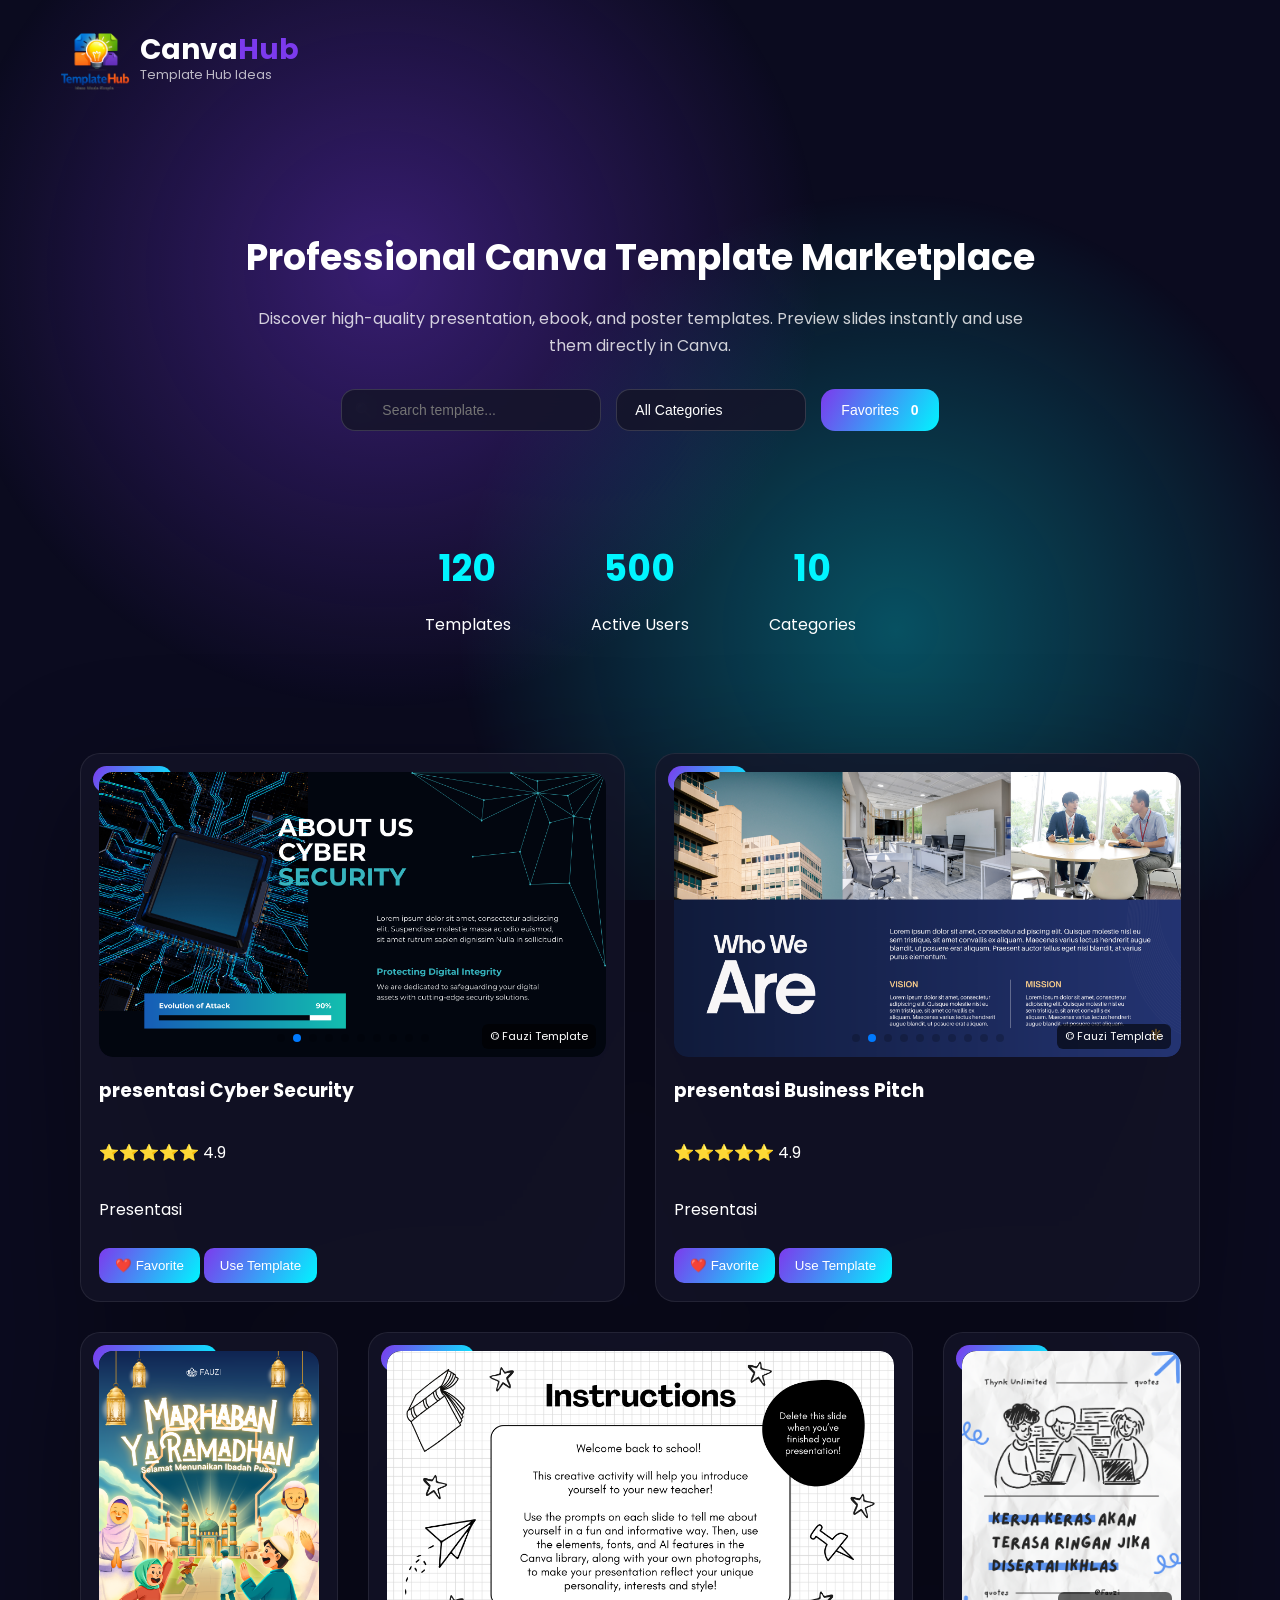
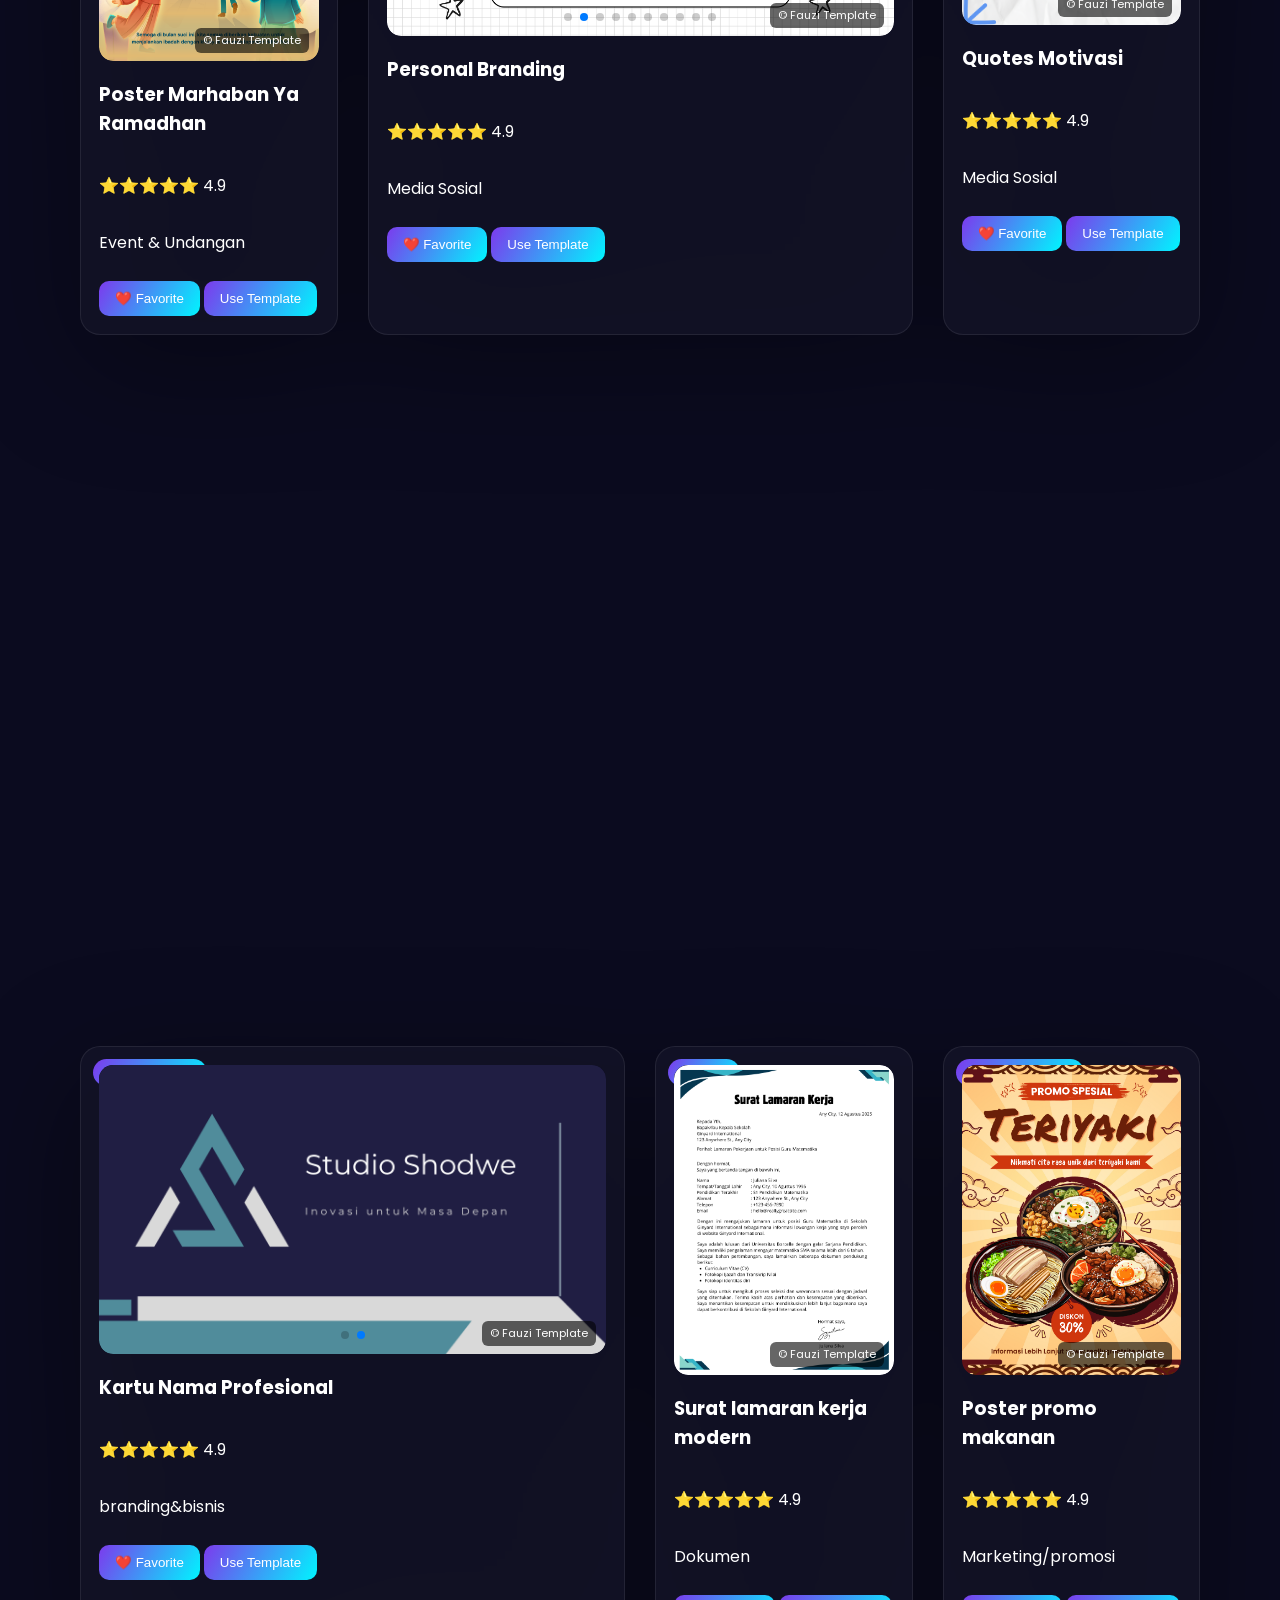
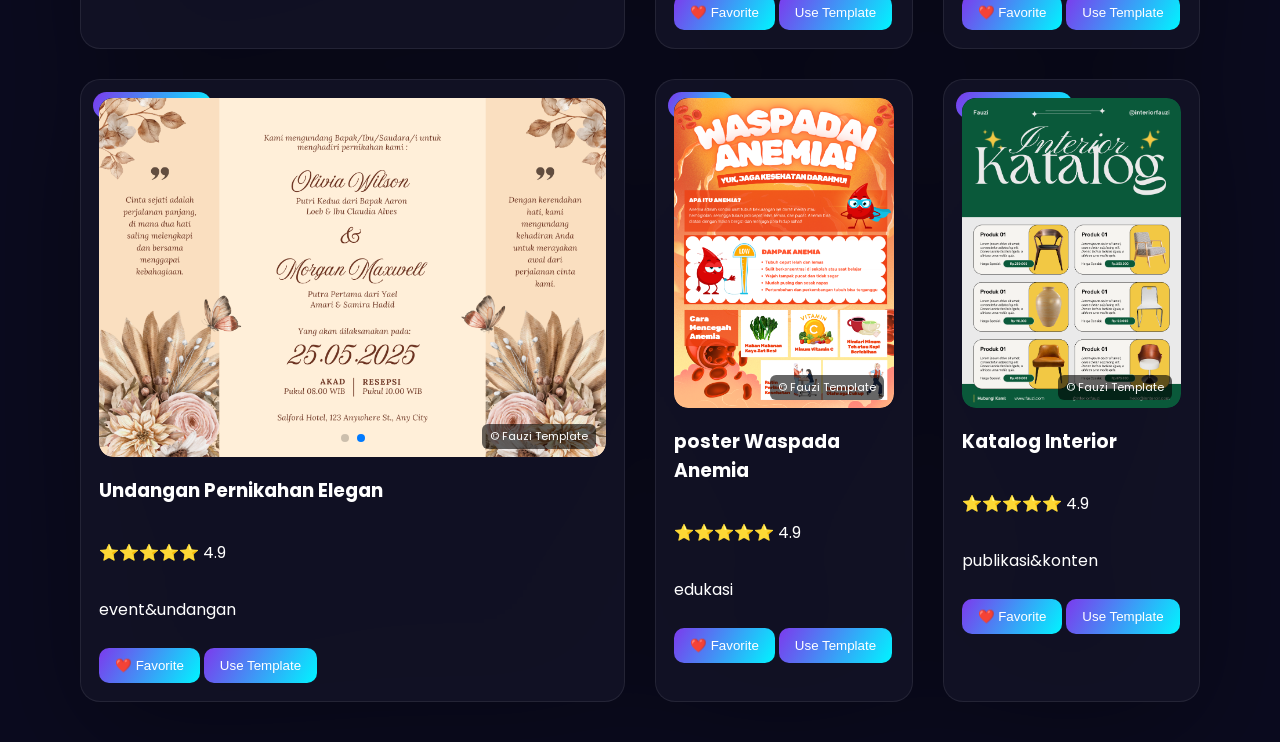
<file: index.html>
<!DOCTYPE html>
<html lang="id">
<head>
  <meta name="google-site-verification" content="iu9cBVZT9r7eHD2A0kKcY5hFiAJCW1PyZEq0j1AFLYU" />
  <meta charset="UTF-8">
  <meta name="viewport" content="width=device-width, initial-scale=1.0">
  <title>Canva Template Hub</title>
  <link rel="icon" type="image/png" href="images/logo.png">
  <link href="https://fonts.googleapis.com/css2?family=Poppins:wght@300;400;600;700&display=swap" rel="stylesheet">
  <link rel="stylesheet" href="https://cdn.jsdelivr.net/npm/swiper@11/swiper-bundle.min.css"/>
  <link rel="stylesheet" href="style.css">
</head>

<body>

<div id="loader">
  <div class="loader-content">
    <h1>Canva Template Hub</h1>
    <p>Loading Experience...</p>
  </div>
</div>

<header>

  <!-- NAV -->
  <div class="nav">
    <div class="logo">
      <img src="images/logo.png" alt="Logo">

      <div class="logo-text">
        <h1>Canva<span>Hub</span></h1>
        <p>Template Hub Ideas</p>
      </div>
    </div>
  </div>

  <div class="hero">
    <h2>Professional Canva Template Marketplace</h2>
    <p>
      Discover high-quality presentation, ebook, and poster templates.
      Preview slides instantly and use them directly in Canva.
    </p>

    <div class="controls">

      <!-- SEARCH -->
      <div class="search-wrapper">
        <input type="text" id="search" placeholder="Search template...">
      </div>

      <!-- FILTER -->
      <div class="custom-select">
        <select id="filter">
          <option value="all">All Categories</option>
          <option value="Presentasi">Presentasi</option>
          <option value="Media Sosial">Media Sosial</option>
          <option value="Dokumen">Dokumen</option>
          <option value="Marketing / Promosi">Marketing / Promosi</option>
          <option value="Video & Animasi">Video & Animasi</option>
          <option value="Edukasi">Edukasi</option>
          <option value="Desain Kreatif">Desain Kreatif</option>
          <option value="Branding & Bisnis">Branding & Bisnis</option>
          <option value="Event & Undangan">Event & Undangan</option>
          <option value="Publikasi & Konten">Publikasi & Konten</option>
        </select>
      </div>

      <button id="favoritesButton" class="favorites-button">
        Favorites <span id="favoriteCount">0</span>
      </button>

    </div>
  </div>

</header>

<!-- ================= STATS ================= -->
<section class="stats">
  <div class="stat-item">
    <span class="counter" data-target="120">0</span>
    <p>Templates</p>
  </div>

  <div class="stat-item">
    <span class="counter" data-target="500">0</span>
    <p>Active Users</p>
  </div>

  <div class="stat-item">
    <span class="counter" data-target="10">0</span>
    <p>Categories</p>
  </div>
</section>

<!-- ================= TEMPLATE GRID ================= -->
<section id="templateContainer" class="grid"></section>

<!-- ================= MODAL ================= -->
<div id="previewModal" class="modal">
  <span class="closeModal">&times;</span>

  <div class="modal-content">
    <div class="swiper modalSwiper">
      <div class="swiper-wrapper" id="modalSlides"></div>

      <div class="swiper-pagination"></div>
      <div class="swiper-button-next"></div>
      <div class="swiper-button-prev"></div>
    </div>
  </div>
</div>

<div id="favoritesModal" class="modal favorites-modal">
  <span class="closeFavorites">&times;</span>
  <div class="modal-content favorites-modal-content">
    <h2>Favorite Templates</h2>
    <div id="favoritesContent" class="favorites-list"></div>
    <p id="favoritesEmpty" class="empty-message">Belum ada favorit. Tambahkan template ke favorit untuk melihatnya di sini.</p>
  </div>
</div>

<!-- ================= SCRIPTS ================= -->
<script src="https://cdn.jsdelivr.net/npm/swiper@11/swiper-bundle.min.js"></script>
<script src="data.js"></script>
<script src="script.js"></script>

</body>
</html>
</file>
<file: style.css>
:root {
--primary: #7c3aed;
--secondary: #00f5ff;
--card-bg: rgba(20, 20, 40, 0.75);
}

*{
box-sizing:border-box;
}

body{
margin:0;
font-family:'Poppins',sans-serif;
color:white;
overflow-x:hidden;
background:#0b0b1f;
}

/* BACKGROUND */

body::before{
content:"";
position:fixed;
width:100%;
height:100%;
background:
radial-gradient(circle at 30% 30%, rgba(124,58,237,0.4), transparent 40%),
radial-gradient(circle at 70% 70%, rgba(0,245,255,0.3), transparent 40%);
z-index:-2;
}

body::after{
content:"";
position:fixed;
width:200%;
height:200%;
background:
repeating-linear-gradient(
to right,
rgba(255,255,255,0.05) 0px,
rgba(255,255,255,0.05) 1px,
transparent 1px,
transparent 60px
),
repeating-linear-gradient(
to bottom,
rgba(255,255,255,0.05) 0px,
rgba(255,255,255,0.05) 1px,
transparent 1px,
transparent 60px
);
animation:moveGrid 40s linear infinite;
z-index:-1;
}

@keyframes moveGrid{
from{transform:translate(0,0);}
to{transform:translate(-60px,-60px);}
}

/* NAVBAR */

.nav{
display:flex;
align-items:center;
padding:25px 60px;
max-width:1300px;
margin:auto;
background:transparent;
}

/* LOGO */

.logo{
display:flex;
align-items:center;
gap:10px;
}

.logo img{
width:70px;
height:auto;
}

.logo-text{
display:flex;
flex-direction:column;
}

.logo-text h1{
margin:0;
font-size:28px;
font-weight:700;
line-height:1.1;
}

.logo-text span{
color:var(--primary);
}

.logo-text p{
margin:0;
font-size:13px;
opacity:0.7;
}

/* HERO */

.hero{
text-align:center;
padding:80px 20px 50px;
max-width:850px;
margin:auto;
}

.hero h2{
font-size:36px;
margin-bottom:20px;
}

.hero p{
opacity:0.8;
line-height:1.7;
}

/* CONTROLS */

.controls{
margin-top:30px;
display:flex;
justify-content:center;
gap:15px;
flex-wrap:wrap;
}

/* SEARCH */

.search-wrapper{
position:relative;
}

.search-wrapper::before{
content:"🔍";
position:absolute;
left:14px;
top:50%;
transform:translateY(-50%);
opacity:0.6;
font-size:14px;
}

.search-wrapper input{
padding:12px 18px 12px 40px;
border-radius:14px;
border:1px solid rgba(255,255,255,0.15);
background:rgba(20,20,40,0.85);
color:white;
font-size:14px;
backdrop-filter:blur(12px);
width:260px;
outline:none;
}

/* FAVORITES PREVIEW */

.favorites-preview{
max-width:1300px;
margin:20px auto 0;
padding:18px 22px;
border-radius:20px;
background:rgba(20,20,40,0.85);
border:1px solid rgba(255,255,255,0.08);
backdrop-filter:blur(18px);
}

.favorites-preview h3{
margin:0 0 14px;
font-size:18px;
}

.favorites-list-preview{
display:grid;
gap:12px;
}

.favorite-preview-card{
display:flex;
justify-content:space-between;
align-items:center;
gap:12px;
padding:14px 18px;
border-radius:16px;
background:rgba(255,255,255,0.05);
}

.favorite-preview-card strong{
display:block;
font-size:15px;
}

.favorite-preview-card p{
margin:0;
opacity:0.76;
font-size:13px;
}

.favorite-preview-card a{
color:var(--secondary);
font-weight:700;
text-decoration:none;
}

.favorite-empty{
margin:0;
opacity:0.8;
}

/* DROPDOWN */

.custom-select select{
appearance:none;
padding:12px 45px 12px 18px;
border-radius:14px;
border:1px solid rgba(255,255,255,0.15);
background:rgba(20,20,40,0.85);
color:white;
font-size:14px;
cursor:pointer;
}

.favorites-button{
appearance:none;
border:none;
padding:12px 20px;
border-radius:14px;
background:linear-gradient(120deg,var(--primary),var(--secondary));
color:white;
font-size:14px;
cursor:pointer;
transition:0.3s;
}

.favorites-button:hover{
transform:scale(1.03);
}

.favorites-button span{
margin-left:8px;
font-weight:700;
}

/* STATS */

.stats{
display:flex;
justify-content:center;
gap:80px;
padding:60px 20px;
text-align:center;
}

.stats span{
font-size:36px;
font-weight:700;
color:var(--secondary);
}

/* GRID */

.grid{
display:grid;
grid-template-columns:repeat(4, minmax(0, 1fr));
grid-auto-flow:dense;
gap:30px;
padding:40px 80px;
max-width:1300px;
margin:0 auto;
filter:drop-shadow(0 30px 60px rgba(0,0,0,0.4));
}

@media(max-width:1100px){
.grid{grid-template-columns:repeat(2, minmax(0, 1fr));}
.card.landscape{grid-column: span 2;}
}

@media(max-width:650px){
.grid{grid-template-columns:1fr;}
.card.landscape{grid-column: span 1;}
}

/* CARD */

.card{
background:var(--card-bg);
border-radius:20px;
padding:18px;
backdrop-filter:blur(18px);
border:1px solid rgba(255,255,255,0.08);
max-width:none;
width:100%;
position:relative;
transition:0.35s;
display:flex;
flex-direction:column;
}

.card.landscape{
grid-column: span 2;
}

.card.portrait{
grid-column: span 1;
}

.card:hover{
transform:translateY(-8px) scale(1.02);
box-shadow:0 0 40px rgba(124,58,237,0.4);
}

.card::after{
content:attr(data-category);
position:absolute;
top:12px;
left:12px;
padding:5px 10px;
font-size:11px;
border-radius:20px;
background:linear-gradient(120deg,var(--primary),var(--secondary));
color:white;
}

/* SWIPER IMAGE AREA */

.swiper{
width:100%;
border-radius:14px;
overflow:hidden;
background:#111128;
display:flex;
align-items:center;
justify-content:center;
min-height:180px;
}

.swiper-slide{
display:flex;
align-items:center;
justify-content:center;
position:relative;
}

.swiper-slide img,
.swiper-slide video{
max-width:100%;
max-height:100%;
object-fit:contain;
border-radius:14px;
cursor:zoom-in;
display:block;
}

.swiper-slide video{
width:100%;
height:100%;
}

.modal .swiper-slide img,
.modal .swiper-slide video{
max-height:100%;
}

/* BUTTON */

.card button{
background:linear-gradient(120deg,var(--primary),var(--secondary));
border:none;
padding:10px 16px;
border-radius:10px;
color:white;
cursor:pointer;
margin-top:10px;
transition:0.3s;
}

.card button:hover{
transform:scale(1.08);
}

/* MODAL */

.modal{
display:none;
position:fixed;
width:100%;
height:100%;
background:rgba(5,5,15,0.95);
z-index:9999;
}

.modal-content{
width:90%;
height:85%;
margin:4% auto;
}

.modalSwiper{
height:100%;
}

.closeModal{
position:absolute;
top:25px;
right:50px;
font-size:42px;
cursor:pointer;
}

/* WATERMARK */

.slide-watermark{
position:absolute;
bottom:8px;
right:10px;
font-size:11px;
background:rgba(0,0,0,0.6);
padding:4px 8px;
border-radius:6px;
color:#fff;
}

/* SCROLL ANIMATION */

.card{
opacity:0;
transform:translateY(40px);
}
/* LANDSCAPE / PORTRAIT STYLES */
.card.landscape .swiper{
aspect-ratio:16/9;
}

.card.portrait .swiper{
aspect-ratio:3/4;
}

@media(max-width:650px){
body::after{
background-size:48px 48px;
}

.nav{
padding:22px 18px 8px;
justify-content:center;
}

.logo{
gap:8px;
}

.logo img{
width:52px;
}

.logo-text h1{
font-size:26px;
}

.logo-text p{
font-size:12px;
}

.hero{
padding:36px 18px 28px;
}

.hero h2{
font-size:29px;
line-height:1.35;
margin:0 0 18px;
}

.hero p{
font-size:15px;
line-height:1.55;
margin:0 auto;
max-width:360px;
}

.controls{
width:100%;
max-width:430px;
margin:28px auto 0;
gap:12px;
}

.search-wrapper,
.custom-select,
.search-wrapper input,
.custom-select select,
.favorites-button{
width:100%;
}

.search-wrapper input,
.custom-select select,
.favorites-button{
min-height:46px;
border-radius:12px;
font-size:14px;
}

.stats{
display:grid;
grid-template-columns:repeat(3, minmax(0, 1fr));
gap:8px;
padding:26px 16px 18px;
max-width:430px;
margin:0 auto;
}

.stat-item{
min-width:0;
}

.stats span{
font-size:28px;
line-height:1;
}

.stat-item p{
font-size:13px;
line-height:1.3;
margin:10px 0 0;
}

.grid{
gap:18px;
padding:20px 16px 36px;
}

.card{
border-radius:16px;
padding:12px;
}

.card::after{
top:10px;
left:10px;
font-size:10px;
}

.swiper{
min-height:0;
border-radius:12px;
}

.swiper-slide img,
.swiper-slide video{
border-radius:12px;
}

.card h3{
font-size:17px;
line-height:1.35;
margin:14px 0 8px;
}

.card p{
font-size:13px;
margin:5px 0;
}

.card-buttons{
display:grid;
grid-template-columns:1fr 1fr;
gap:10px;
margin-top:8px;
}

.card-buttons a{
display:block;
}

.card button{
width:100%;
min-height:42px;
margin-top:0;
padding:10px 12px;
}
}

@media(max-width:380px){
.hero h2{
font-size:26px;
}

.stats{
padding-left:12px;
padding-right:12px;
}

.stat-item p{
font-size:12px;
}
}
</file>
